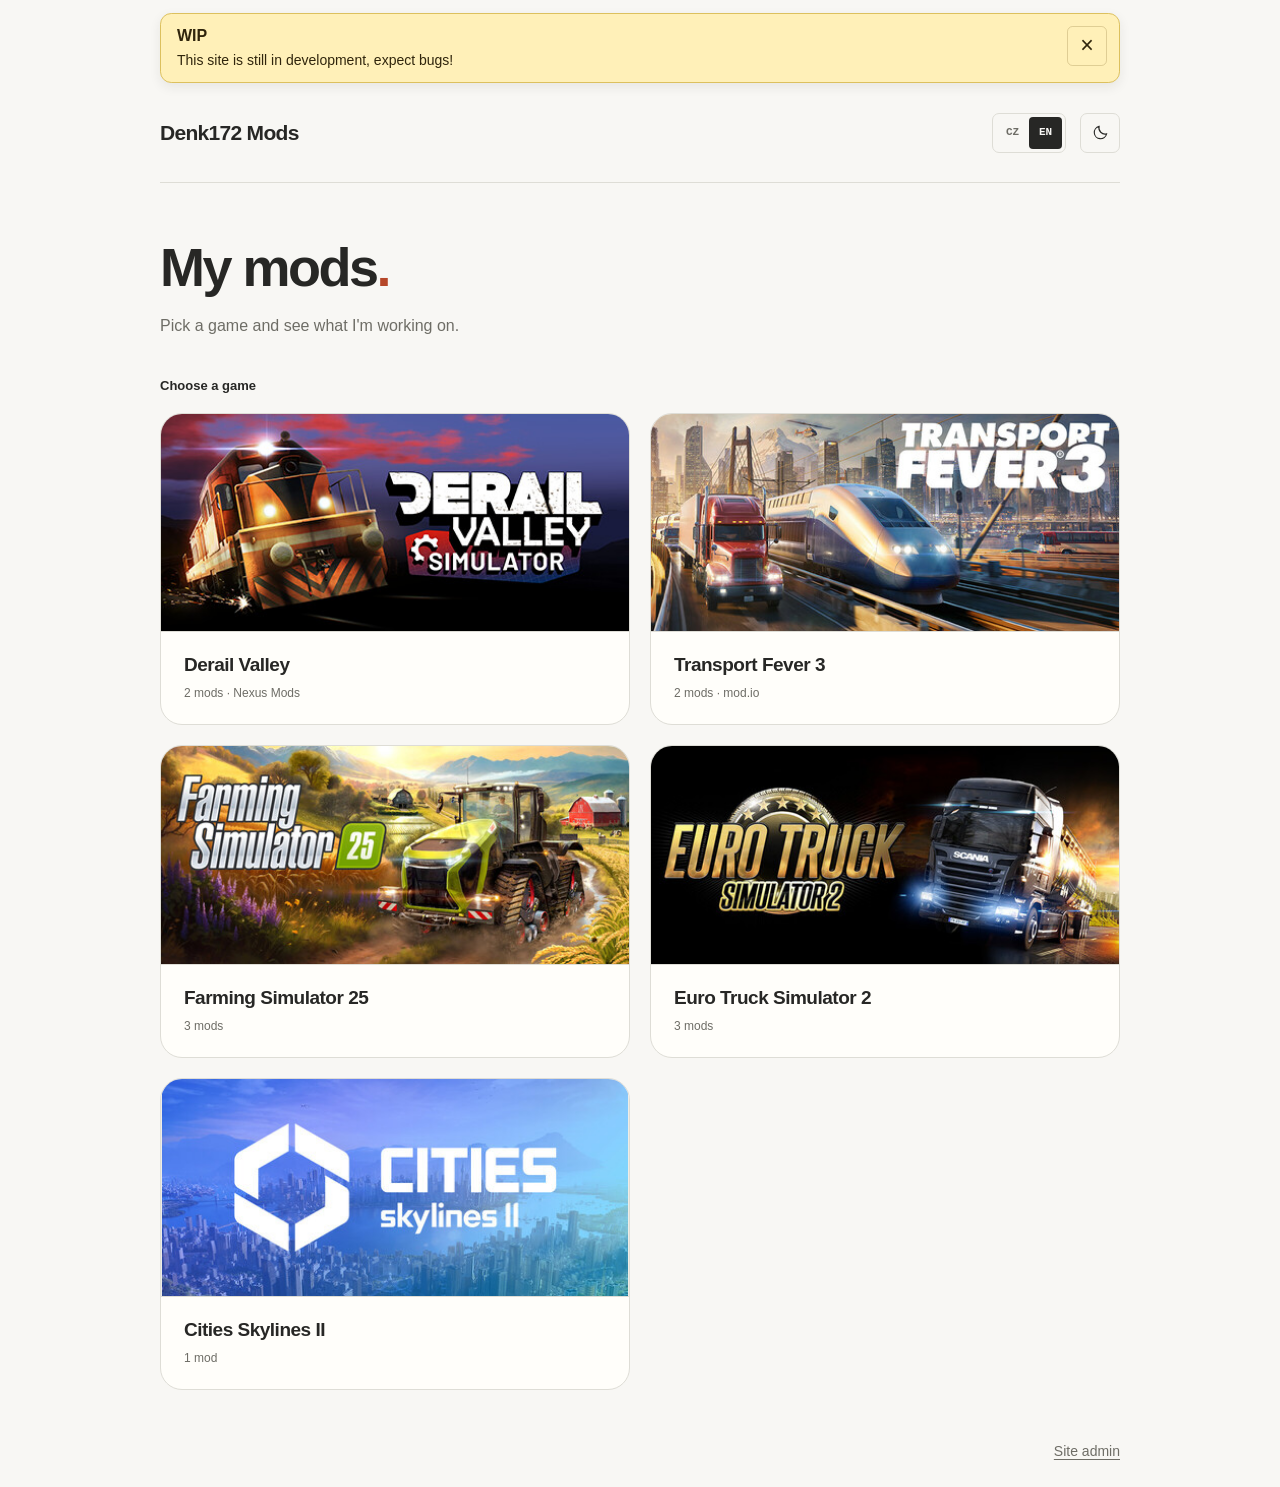
<file: index.html>
<!doctype html>
<html lang="cs" class="no-js">
<head>
  <meta charset="utf-8">
  <meta name="viewport" content="width=device-width, initial-scale=1">
  <meta name="color-scheme" content="light dark">
  <meta name="theme-color" content="#f8f7f4">
  <meta name="description" content="Game mods, screenshots and announcements from Denk172.">
  <title>Denk172 Mods</title>
  <link rel="icon" href="data:,">
  <script src="assets/js/init.js"></script>
  <link rel="stylesheet" href="assets/css/style.css">
</head>
<body>
  <a class="skip-link" href="#content" data-en="Skip to content">Přejít na obsah</a>
  <div class="page">
    <aside class="wip-notice" id="wip-notice" aria-labelledby="wip-title" hidden>
      <div>
        <strong id="wip-title"></strong>
        <p id="wip-message"></p>
      </div>
      <button class="wip-close" type="button" aria-label="Zavřít upozornění" data-label-en="Dismiss notice">×</button>
    </aside>
    <header class="header">
      <a class="wordmark" href="#hry" aria-label="Denk172 Mods — všechny hry" data-label-en="Denk172 Mods — all games">Denk172 Mods</a>
      <div class="header-right">
        <div class="language-switch mono" role="group" aria-label="Jazyk stránky" data-label-en="Page language" hidden>
          <button class="language-option" type="button" data-language="cs" lang="cs" aria-label="Čeština" aria-pressed="false">CZ</button>
          <button class="language-option" type="button" data-language="en" lang="en" aria-label="English" aria-pressed="true">EN</button>
        </div>
        <button class="theme-toggle" type="button" aria-label="Tmavý vzhled" aria-pressed="false" title="Tmavý vzhled" hidden>
          <svg class="moon" viewBox="0 0 24 24" fill="none" stroke="currentColor" stroke-width="1.6" aria-hidden="true"><path d="M20.6 14A8.8 8.8 0 0 1 10 3.4 8.8 8.8 0 1 0 20.6 14Z"/></svg>
          <svg class="sun" viewBox="0 0 24 24" fill="none" stroke="currentColor" stroke-width="1.6" stroke-linecap="round" aria-hidden="true"><circle cx="12" cy="12" r="4"/><path d="M12 2v2m0 16v2M2 12h2m16 0h2M4.9 4.9l1.4 1.4m11.4 11.4 1.4 1.4M4.9 19.1l1.4-1.4M17.7 6.3l1.4-1.4"/></svg>
        </button>
      </div>
    </header>

    <main id="content" tabindex="-1">
      <noscript><p lang="en">Enable JavaScript to browse the mods and galleries.</p></noscript>
      <p id="catalog-error" data-en="The mod catalog could not be loaded." hidden>Katalog modů se nepodařilo načíst.</p>
      <div id="hry" class="home-view">
        <div class="intro">
          <h1 tabindex="-1"><span id="home-heading"></span><span class="period">.</span></h1>
          <p id="home-intro" class="intro-text"></p>
        </div>
        <div id="announcements"></div>
        <nav aria-labelledby="games-heading">
          <div class="section-heading">
            <h2 id="games-heading" data-en="Choose a game">Vyber hru</h2>
          </div>
          <div class="games" id="games"></div>
        </nav>
      </div>
      <div id="game-view" hidden></div>
    </main>
    <footer class="site-tools">
      <a href="admin.html?v=3" data-en="Site admin">Správa webu</a>
    </footer>

  </div>
  <dialog class="image-viewer" aria-labelledby="viewer-caption">
    <div class="viewer-toolbar">
      <span class="viewer-counter mono" aria-live="polite"></span>
      <div class="viewer-actions">
        <button class="viewer-button viewer-zoom" type="button" aria-label="Plná velikost obrázku" data-label-en="Full-size image" aria-pressed="false">＋</button>
        <button class="viewer-button viewer-close" type="button" aria-label="Zavřít obrázky" data-label-en="Close images" autofocus>×</button>
      </div>
    </div>
    <div class="viewer-stage"><img class="viewer-image" alt="" draggable="false"></div>
    <div class="viewer-bottom">
      <button class="viewer-button viewer-previous" type="button" aria-label="Předchozí obrázek" data-label-en="Previous image">←</button>
      <p id="viewer-caption" class="viewer-caption" aria-live="polite"></p>
      <button class="viewer-button viewer-next" type="button" aria-label="Další obrázek" data-label-en="Next image">→</button>
    </div>
  </dialog>
  <script src="assets/js/catalog-format.js"></script>
  <script src="assets/data/catalog.js?v=2"></script>
  <script src="assets/js/main.js"></script>
</body>
</html>
</file>
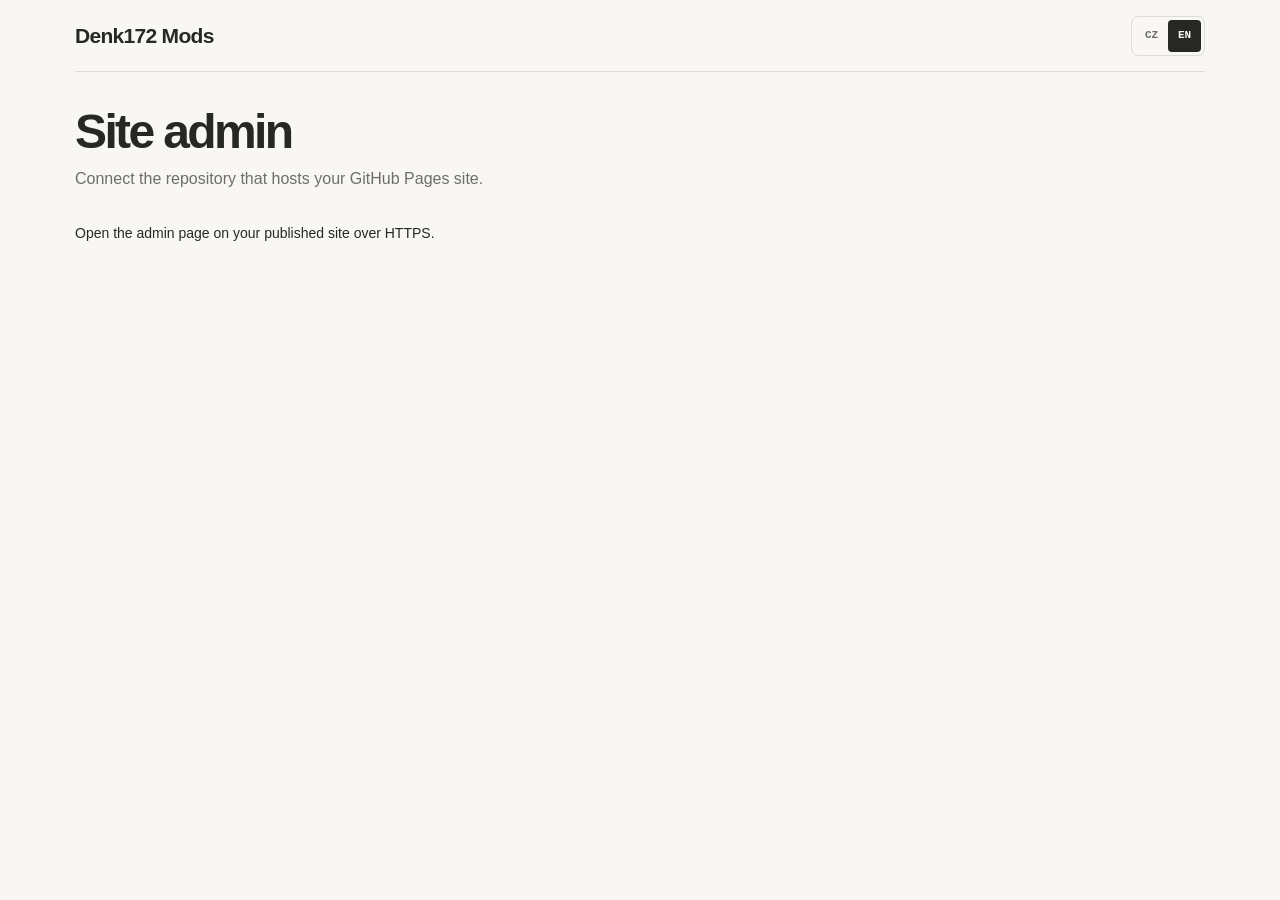
<file: admin.html>
<!doctype html>
<html lang="en">
<head>
  <meta charset="utf-8">
  <meta name="viewport" content="width=device-width, initial-scale=1">
  <meta name="robots" content="noindex, nofollow">
  <meta name="referrer" content="no-referrer">
  <meta http-equiv="Content-Security-Policy" content="default-src 'none'; script-src 'self'; style-src 'self'; img-src 'self' blob:; connect-src https://api.github.com; base-uri 'none'; form-action 'none'">
  <title data-cs="Správa webu · Denk172 Mods">Site admin · Denk172 Mods</title>
  <script src="assets/js/init.js"></script>
  <link rel="stylesheet" href="assets/css/style.css">
  <link rel="stylesheet" href="assets/css/admin.css?v=3">
</head>
<body class="admin-page">
  <div class="page admin-page-inner">
    <header class="header admin-header">
      <a class="wordmark" href="index.html">Denk172 Mods</a>
      <div class="header-right">
        <div class="language-switch mono" id="admin-language" role="group" aria-label="Admin language" data-cs-label="Jazyk správy webu" hidden>
          <button class="language-option" type="button" data-language="cs" lang="cs" aria-label="Čeština" aria-pressed="false">CZ</button>
          <button class="language-option" type="button" data-language="en" lang="en" aria-label="English" aria-pressed="true">EN</button>
        </div>
        <button class="admin-button" id="disconnect" type="button" data-cs="Odhlásit" hidden>Sign out</button>
      </div>
    </header>
    <main>
      <div class="admin-heading">
        <h1 data-cs="Správa webu">Site admin</h1>
        <p id="admin-context" data-cs="Připoj repozitář, ze kterého GitHub Pages zobrazuje tvůj web.">Connect the repository that hosts your GitHub Pages site.</p>
      </div>
      <p id="admin-unavailable" class="admin-message" data-cs="Otevři správu přímo na zveřejněném webu přes HTTPS." hidden>Open the admin page on your published site over HTTPS.</p>
      <noscript><p>Enable JavaScript to use site admin.</p></noscript>
      <section class="admin-login" id="login-panel" hidden>
        <form id="login-form" method="post" autocomplete="off">
          <h2 data-cs="Připojit GitHub">Connect GitHub</h2>
          <label class="admin-field">
            <span data-cs="Repozitář">Repository</span>
            <input id="repo" placeholder="username/denk172-mods" data-cs-placeholder="uzivatel/denk172-mods" required spellcheck="false" autocomplete="off">
          </label>
          <div class="admin-columns">
            <label class="admin-field">
              <span data-cs="Větev">Branch</span>
              <input id="branch" placeholder="Default branch, usually main" data-cs-placeholder="Výchozí větev, obvykle main" maxlength="180" spellcheck="false" autocomplete="off">
            </label>
            <label class="admin-field">
              <span data-cs="Složka GitHub Pages">GitHub Pages folder</span>
              <select id="prefix">
                <option value="">/ (root)</option>
                <option value="docs">/docs</option>
              </select>
            </label>
          </div>
          <label class="admin-field">
            <span data-cs="Přístupový klíč GitHubu">GitHub access token</span>
            <input id="token" type="password" placeholder="github_pat_…" required autocomplete="off" spellcheck="false" autocapitalize="off" aria-describedby="token-help">
            <small id="token-help" data-cs="Klíč se po odhlášení nebo zavření stránky zapomene.">The editor forgets your token when you sign out or close the page.</small>
          </label>
          <details class="admin-help">
            <summary data-cs="Jak získat klíč">How to get an access token</summary>
            <ol>
              <li><a id="token-guide" href="https://github.com/settings/personal-access-tokens/new?name=Denk172+Mods+editor&amp;contents=write" target="_blank" rel="noopener noreferrer" data-cs="Otevři vytvoření fine-grained tokenu">Open GitHub’s fine-grained token form</a>.</li>
              <li><span data-cs="Vyber">Choose</span> <strong>Only select repositories</strong> <span data-cs="a repozitář svého webu.">and select your site’s repository.</span></li>
              <li><span data-cs="Nastav">Set</span> <strong>Contents → Read and write</strong>, <span data-cs="vytvoř klíč a vlož ho sem.">generate the token and paste it here.</span></li>
            </ol>
          </details>
          <button class="admin-button primary" id="connect" type="submit" data-cs="Připojit">Connect</button>
          <p class="admin-message" id="login-message" role="status" hidden></p>
        </form>
      </section>

      <section id="editor-panel" aria-label="Content editor" data-cs-label="Editor obsahu" hidden>
        <nav class="admin-tabs" id="editor-nav" aria-label="Admin sections" data-cs-label="Co chceš spravovat">
          <button type="button" data-section="mods" aria-pressed="true" data-cs="Mody">Mods</button>
          <button type="button" data-section="games" aria-pressed="false" data-cs="Hry">Games</button>
          <button type="button" data-section="categories" aria-pressed="false" data-cs="Kategorie">Categories</button>
          <button type="button" data-section="announcements" aria-pressed="false" data-cs="Oznámení">Announcements</button>
          <button type="button" data-section="settings" aria-pressed="false" data-cs="Nastavení">Settings</button>
        </nav>
        <div class="editor-grid" id="editor-grid">
          <aside class="admin-list" id="admin-sidebar">
            <div class="admin-list-top">
              <h2 id="list-title"></h2>
              <button class="admin-button" id="add-record" type="button"></button>
            </div>
            <ul id="record-list"></ul>
          </aside>
          <section class="admin-record" aria-labelledby="record-title">
            <form id="record-form" method="post" autocomplete="off">
              <h2 id="record-title" tabindex="-1"></h2>
              <div id="record-fields"></div>
              <div id="record-actions" class="admin-inline" hidden>
                <button class="admin-button" type="submit" data-cs="Uložit do změn">Stage changes</button>
                <button class="admin-button quiet" type="button" id="cancel-edit" data-cs="Zrušit úpravy">Cancel edits</button>
              </div>
              <p class="admin-message" id="form-message" role="status" hidden></p>
            </form>
          </section>
        </div>
        <div class="publish-bar" id="publish-bar">
          <div>
            <p id="publish-status" role="status"></p>
            <a class="commit-link" id="commit-link" target="_blank" rel="noopener noreferrer" data-cs="Zobrazit změnu na GitHubu" hidden>View change on GitHub</a>
          </div>
          <div class="admin-inline">
            <button class="admin-button quiet" type="button" id="reload-catalog" data-cs="Načíst z GitHubu">Reload from GitHub</button>
            <button class="admin-button primary" type="button" id="publish" data-cs="Zveřejnit změny" disabled>Publish changes</button>
          </div>
        </div>
      </section>
    </main>
  </div>
  <script src="assets/js/catalog-format.js?v=3"></script>
  <script src="assets/js/github-editor.js?v=3"></script>
  <script src="assets/js/admin.js?v=3"></script>
</body>
</html>
</file>
<file: assets/css/style.css>
:root {
      color-scheme: light;
      --page: #f8f7f4;
      --surface: #fffefa;
      --ink: #272725;
      --muted: #6e6d66;
      --line: #deddd6;
      --accent: #b64729;
      --soft: #eeede7;
      --private: #eee8db;
      --private-ink: #786238;
    }
    :root[data-theme="dark"] {
      color-scheme: dark;
      --page: #1c1d1b;
      --surface: #23251f;
      --ink: #e8e7e1;
      --muted: #a4a59b;
      --line: #3c3e36;
      --accent: #ed9877;
      --soft: #292b26;
      --private: #363124;
      --private-ink: #d3ba85;
    }
    * { box-sizing: border-box; }
    body {
      margin: 0;
      background: var(--page);
      color: var(--ink);
      font-family: -apple-system, BlinkMacSystemFont, "Segoe UI", sans-serif;
      font-size: 15px;
      line-height: 1.6;
      -webkit-font-smoothing: antialiased;
    }
    a, button { -webkit-tap-highlight-color: transparent; }
    a { color: inherit; }
    button { font: inherit; }
    [hidden] { display: none !important; }
    ::selection { background: var(--accent); color: var(--page); }
    :focus-visible { outline: 2px solid var(--accent); outline-offset: 5px; }
    .page { width: min(100% - 64px, 960px); margin-inline: auto; }
    .mono { font-family: "SFMono-Regular", Consolas, "Liberation Mono", monospace; }
    .skip-link {
      position: absolute;
      top: 12px;
      left: 12px;
      transform: translateY(-160%);
      padding: 8px 16px;
      background: var(--ink);
      color: var(--page);
      z-index: 2;
    }
    .skip-link:focus { transform: translateY(0); }
    .header {
      min-height: 100px;
      border-bottom: 1px solid var(--line);
      display: flex;
      align-items: center;
      justify-content: space-between;
      gap: 16px;
    }
    .wordmark { display: inline-flex; text-decoration: none; white-space: nowrap; font-size: 21px; font-weight: 650; letter-spacing: -.7px; }
    .header-right { display: flex; align-items: center; gap: 14px; }
    .language-switch { display: inline-flex; border: 1px solid var(--line); border-radius: 7px; padding: 3px; }
    .language-option { border: 0; border-radius: 4px; min-width: 33px; min-height: 32px; padding: 0 7px; color: var(--muted); background: transparent; font-size: 11px; font-weight: 600; cursor: pointer; }
    .language-option:hover { background: var(--soft); color: var(--ink); }
    .language-option[aria-pressed="true"] { background: var(--ink); color: var(--page); }
    .theme-toggle {
      width: 40px;
      height: 40px;
      padding: 0;
      border: 1px solid var(--line);
      border-radius: 7px;
      background: transparent;
      color: var(--ink);
      display: grid;
      place-items: center;
      cursor: pointer;
    }
    .theme-toggle:hover { background: var(--soft); }
    .theme-toggle svg { width: 17px; height: 17px; }
    .sun { display: none; }
    [data-theme="dark"] .sun { display: block; }
    [data-theme="dark"] .moon { display: none; }
    .intro { padding: 53px 0 37px; }
    .eyebrow {
      margin: 0 0 14px;
      color: var(--accent);
      font-size: 11px;
      letter-spacing: 1.5px;
      text-transform: uppercase;
    }
    h1 {
      margin: 0 0 15px;
      font-size: clamp(36px, 5.5vw, 54px);
      line-height: 1.15;
      font-weight: 600;
      letter-spacing: -2.5px;
      overflow-wrap: anywhere;
    }
    h1:focus { outline: none; }
    .period { color: var(--accent); }
    .intro-text { margin: 0; color: var(--muted); font-size: 16px; }
    .section-heading {
      display: flex;
      align-items: baseline;
      justify-content: space-between;
      gap: 16px;
      padding-bottom: 16px;
    }
    .section-heading h2 { margin: 0; font-size: 13px; font-weight: 600; }
    .games { display: grid; grid-template-columns: repeat(2, minmax(0, 1fr)); gap: 20px; }
    .game-card {
      display: block;
      min-width: 0;
      border: 1px solid var(--line);
      border-radius: 22px;
      background: var(--surface);
      text-decoration: none;
      overflow: hidden;
      transition: transform 160ms ease, border-color 160ms ease;
    }
    .game-card:hover { border-color: var(--accent); transform: translateY(-3px); }
    .game-art {
      display: block;
      width: 100%;
      aspect-ratio: 460 / 215;
      height: auto;
      object-fit: cover;
      background: #222;
      border-bottom: 1px solid var(--line);
    }
    .game-info { display: grid; grid-template-columns: minmax(0, 1fr) 32px; gap: 12px; padding: 20px 23px 21px; align-items: center; }
    .game-name { display: block; font-size: 19px; font-weight: 600; line-height: 1.35; letter-spacing: -.5px; }
    .game-count { display: block; margin-top: 6px; color: var(--muted); font-size: 12px; }
    .game-arrow { font-size: 23px; line-height: 1; color: var(--accent); text-align: right; }
    .back-link {
      display: inline-flex;
      align-items: center;
      gap: 10px;
      min-height: 44px;
      margin-top: 27px;
      color: var(--muted);
      font-size: 13px;
      text-decoration: none;
    }
    .back-link:hover { color: var(--accent); }
    .back-arrow { font-size: 20px; }
    .game-intro { padding: 28px 0 35px; }
    .game-intro h1 { font-size: clamp(32px, 5.3vw, 49px); }
    .game-intro .intro-text { max-width: 650px; }
    .mods { list-style: none; padding: 0; margin: 0; border-top: 1px solid var(--ink); }
    .mods > li { border-bottom: 1px solid var(--line); }
    .mod-entry {
      display: grid;
      grid-template-columns: 32px minmax(0, 1fr) 25px;
      column-gap: 19px;
      padding: 29px 12px 29px 0;
      text-decoration: none;
      border-radius: 4px;
    }
    a.mod-entry:hover { background: var(--soft); }
    .mod-number { padding-top: 3px; font-size: 11px; color: var(--muted); }
    .mod-entry h2 { margin: 0 0 9px; font-size: 20px; line-height: 1.35; font-weight: 600; letter-spacing: -.45px; overflow-wrap: anywhere; }
    .mod-description { margin: 0; color: var(--muted); font-size: 14px; line-height: 1.75; max-width: 650px; }
    .mod-meta { display: flex; align-items: center; gap: 10px; flex-wrap: wrap; margin-top: 17px; font-size: 11px; color: var(--muted); }
    .source { color: var(--accent); font-weight: 600; }
    .badge { padding: 3px 9px; border-radius: 5px; background: var(--private); color: var(--private-ink); font-size: 11px; }
    .mod-arrow { padding-top: 0; font-size: 22px; line-height: 1.4; color: var(--accent); }
    .mod-note { margin: 12px 0 0; color: var(--muted); font-size: 12px; }
    .panel-note { margin: 22px 0 0; color: var(--muted); font-size: 12px; }
    .mod-layout { display: grid; grid-template-columns: 260px minmax(0, 1fr); align-items: start; gap: 28px; padding: 28px 0; }
    .mod-layout .mod-entry { padding: 0; grid-template-columns: 23px minmax(0, 1fr) 19px; column-gap: 12px; }
    .mod-gallery { min-width: 0; }
    .media-cover, .media-thumb { position: relative; display: block; width: 100%; padding: 0; border: 1px solid var(--line); border-radius: 9px; background: var(--soft); overflow: hidden; cursor: zoom-in; }
    .media-cover img, .media-thumb img { display: block; width: 100%; height: auto; aspect-ratio: 16 / 9; object-fit: cover; }
    .media-contain img { object-fit: contain; }
    .media-model img { object-fit: cover; object-position: 50% 75%; }
    .media-cover:hover, .media-thumb:hover { border-color: var(--accent); }
    .image-enlarge { position: absolute; right: 8px; bottom: 8px; display: grid; place-items: center; width: 27px; height: 27px; border: 1px solid #ffffff60; border-radius: 5px; background: #171815d9; color: #fff; font-size: 17px; line-height: 1; }
    .gallery-thumbs { display: grid; grid-template-columns: repeat(3, minmax(0, 1fr)); gap: 7px; margin-top: 8px; }
    .media-thumb { border-radius: 5px; }
    body:has(.image-viewer[open]) { overflow: hidden; }
    .image-viewer { width: min(1200px, calc(100vw - 32px)); max-width: calc(100vw - 32px); max-height: calc(100dvh - 32px); margin: auto; padding: 0; border: 1px solid #464840; border-radius: 12px; background: #171815; color: #eeeee9; overflow: hidden; }
    .image-viewer[open] { display: flex; flex-direction: column; }
    .image-viewer::backdrop { background: #0a0b09d9; }
    .viewer-toolbar { display: flex; align-items: center; justify-content: space-between; gap: 12px; min-height: 56px; padding: 8px 12px; }
    .viewer-counter { color: #c5c6bd; font-size: 12px; }
    .viewer-actions { display: flex; gap: 8px; }
    .viewer-button { display: grid; place-items: center; width: 40px; height: 40px; padding: 0; border: 1px solid #505247; border-radius: 6px; background: transparent; color: inherit; font-size: 23px; line-height: 1; cursor: pointer; }
    .viewer-button:hover, .viewer-button[aria-pressed="true"] { background: #33362d; }
    .viewer-stage { flex: 1; min-height: 0; overflow: auto; background: #10110e; }
    .viewer-image { display: block; width: auto; height: auto; max-width: 100%; max-height: calc(100dvh - 184px); margin: auto; object-fit: contain; }
    .image-viewer.is-zoomed .viewer-image { max-width: none; max-height: none; margin: 0; }
    .viewer-bottom { display: grid; grid-template-columns: 40px minmax(0, 1fr) 40px; align-items: center; gap: 14px; min-height: 64px; padding: 12px; }
    .viewer-caption { grid-column: 2; margin: 0; text-align: center; font-size: 13px; line-height: 1.5; overflow-wrap: anywhere; }
    .viewer-previous { grid-column: 1; grid-row: 1; }
    .viewer-next { grid-column: 3; grid-row: 1; }
    main { padding-bottom: 50px; }
    @media (max-width: 780px) {
      .mod-layout { grid-template-columns: 210px minmax(0, 1fr); gap: 20px; }
    }
    @media (max-width: 620px) {
      .page { width: calc(100% - 40px); }
      .header { min-height: 82px; }
      .wordmark { font-size: 18px; letter-spacing: -.5px; }
      .header-right { gap: 9px; }
      .intro { padding: 38px 0 30px; }
      h1 { letter-spacing: -1.8px; }
      .intro-text { font-size: 15px; }
      .games { grid-template-columns: 1fr; gap: 17px; }
      .game-card { border-radius: 19px; }
      .game-info { padding: 17px 19px 19px; }
      .game-name { font-size: 18px; }
      .game-intro { padding: 20px 0 30px; }
      .game-intro h1 { font-size: 34px; }
      .mod-entry { grid-template-columns: 23px minmax(0, 1fr) 18px; column-gap: 11px; padding-block: 25px; padding-right: 0; }
      .mod-entry h2 { font-size: 18px; }
      .mod-description { font-size: 13px; }
      .mod-arrow { font-size: 19px; }
      .mod-meta { gap: 8px; }
      .mod-layout { grid-template-columns: minmax(0, 1fr); gap: 19px; padding-block: 25px; }
      .mod-layout .mod-entry { grid-template-columns: 23px minmax(0, 1fr) 18px; column-gap: 11px; }
      .gallery-thumbs { grid-template-columns: repeat(4, minmax(0, 1fr)); }
      .image-viewer { width: calc(100vw - 16px); max-width: calc(100vw - 16px); max-height: calc(100dvh - 16px); border-radius: 9px; }
      .viewer-bottom { gap: 8px; }
      .viewer-caption { font-size: 12px; }
      main { padding-bottom: 32px; }
    }
    @media (max-width: 350px) { .page { width: calc(100% - 32px); } .header { gap: 8px; } }
    @media (prefers-reduced-motion: reduce) { .game-card { transition: none; } .game-card:hover { transform: none; } }
    @media print {
      :root, :root[data-theme="dark"] { --page: white; --surface: white; --ink: #222; --muted: #666; --line: #ddd; --accent: #87381f; }
      .theme-toggle, .language-switch, .skip-link, .back-link { display: none !important; }
      .image-viewer, .gallery-thumbs, .image-enlarge { display: none !important; }
      .page { width: 100%; }
      .game-panel[hidden] { display: block !important; }
      .game-panel { break-before: page; }
      .mod-entry, .game-card { break-inside: avoid; }
    }

.no-js .game-panel[hidden] { display: block !important; }
.no-js .game-panel { margin-top: 50px; }

.wip-notice {
  position: sticky;
  top: .65rem;
  z-index: 5;
  display: flex;
  align-items: start;
  justify-content: space-between;
  gap: .75rem;
  margin-top: .8rem;
  padding: .75rem .75rem .75rem 1rem;
  border: 1px solid #dcc05e;
  border-radius: .7rem;
  background: #fff0b8;
  color: #30250c;
  box-shadow: 0 .25rem .7rem #2b211c14;
}
.wip-notice strong { display: block; font-size: 1rem; line-height: 1.3; }
.wip-notice > div { min-width: 0; overflow-wrap: anywhere; }
.wip-notice p { margin: .2rem 0 0; font-size: .875rem; line-height: 1.45; white-space: pre-line; overflow-wrap: anywhere; }
.wip-close { flex: none; min-width: 2.5rem; min-height: 2.5rem; border: 1px solid #7961223d; border-radius: .35rem; background: transparent; color: inherit; font-size: 1.45rem; line-height: 1; cursor: pointer; }
.wip-close:hover { background: #f4dc85; }
.wip-close:focus-visible { outline-color: #6e5019; outline-offset: 2px; }
.site-tools { display: flex; justify-content: flex-end; padding-bottom: 1.5rem; color: var(--muted); font-size: .875rem; }
.site-tools a { text-underline-offset: .2em; }
.announcements { display: grid; gap: .65rem; margin-bottom: 1.6rem; }
.announcements h2 { margin: 0; font-size: .9375rem; }
.announcement { padding: .85rem 1rem; background: var(--surface); border: 1px solid var(--line); border-radius: .6rem; }
.announcement h3 { margin: 0; font-size: 1rem; }
.announcement p { margin: .25rem 0 0; color: var(--muted); white-space: pre-line; overflow-wrap: anywhere; }
.announcement a { display: inline-block; margin-top: .4rem; }
.game-info { display: block; }
.game-art.art-contain { object-fit: contain; background: var(--soft); }
.home-view .intro-text, .game-intro .intro-text, .mod-description, .mod-note { white-space: pre-line; overflow-wrap: anywhere; }
.category-filter { display: flex; align-items: center; gap: .65rem; margin: 0 0 1rem; font-size: .875rem; }
.category-filter select { max-width: 100%; padding: .35rem .65rem; font: inherit; color: var(--ink); background: var(--surface); border: 1px solid var(--line); border-radius: .35rem; }
.mods .mod-entry { display: block; padding: 1.4rem .35rem; }
.mods .mod-layout .mod-entry { padding: 0; }
.mod-description { font-size: 1rem; }
.mod-meta { gap: .55rem .75rem; font-size: .8125rem; }
.mod-source { padding-block: .25rem; text-underline-offset: .2em; }
a.mod-entry:hover .mod-source, a.mod-entry:focus-visible .mod-source { text-decoration: underline; }
.category-label { color: var(--muted); }
.empty-copy { margin-block: 1.6rem; color: var(--muted); }
.no-js #hry { display: none; }

@media (max-width: 620px) {
  .wip-notice { top: .4rem; padding-left: .75rem; }
  .category-filter { flex-wrap: wrap; }
}
@media print {
  .wip-notice, .site-tools, .category-filter { display: none !important; }
}
</file>
<file: assets/css/admin.css>
.admin-page-inner { width: min(100% - 3rem, 1130px); }
.admin-header { min-height: 4.5rem; }
.admin-header .header-right { flex-wrap: wrap; justify-content: flex-end; gap: .5rem; padding-block: .35rem; }
.admin-page main { padding-bottom: 2rem; }
.admin-heading { padding: 2rem 0 1.25rem; }
.admin-heading h1 { font-size: clamp(2rem, 5vw, 3rem); margin-bottom: .4rem; letter-spacing: -.055em; }
.admin-heading p { margin: 0; color: var(--muted); overflow-wrap: anywhere; font-size: 1rem; }
.admin-page h2 { font-size: 1.125rem; line-height: 1.35; letter-spacing: -.015em; margin: 0 0 1rem; }
.admin-login, .admin-list, .admin-record { background: var(--surface); border: 1px solid var(--line); border-radius: .7rem; }
.admin-login { max-width: 38rem; padding: 1.4rem; }
.admin-field { display: grid; gap: .35rem; margin-bottom: .9rem; min-width: 0; }
.admin-field > span, .admin-label { font-size: .9375rem; font-weight: 600; }
.admin-field small, .field-hint { color: var(--muted); font-size: .875rem; line-height: 1.5; }
.admin-field input, .admin-field textarea, .admin-field select {
  width: 100%;
  min-width: 0;
  min-height: 2.55rem;
  padding: .48rem .65rem;
  border: 1px solid var(--line);
  border-radius: .375rem;
  background: var(--page);
  color: var(--ink);
  font: inherit;
  font-size: 1rem;
}
.admin-field input[type="file"] { border-style: dashed; }
.admin-field textarea { min-height: 6rem; resize: vertical; }
.admin-field :is(input, select, textarea):focus-visible { outline-offset: 1px; }
.admin-columns { display: grid; grid-template-columns: repeat(2, minmax(0, 1fr)); gap: .75rem; }
.admin-help { margin: 0 0 1rem; font-size: .875rem; }
.admin-help summary { cursor: pointer; color: var(--ink); text-decoration: underline; text-underline-offset: .2em; }
.admin-help ol { padding-left: 1.25rem; }
.admin-button, .admin-tabs button {
  display: inline-flex;
  align-items: center;
  justify-content: center;
  min-height: 2.5rem;
  padding: .42rem .75rem;
  border: 1px solid var(--line);
  border-radius: .375rem;
  color: var(--ink);
  background: var(--surface);
  font-size: .875rem;
  font-weight: 600;
  cursor: pointer;
}
.admin-button:hover, .admin-tabs button:hover { background: var(--soft); }
.admin-button.primary { background: var(--ink); color: var(--page); border-color: var(--ink); }
.admin-button.primary:hover { opacity: .88; }
.admin-button.quiet { background: transparent; }
.admin-button.danger { color: var(--accent); }
.admin-button:disabled { opacity: .48; cursor: default; }
.admin-message, .publish-bar p { margin: .65rem 0 0; overflow-wrap: anywhere; font-size: .875rem; }
.admin-message[data-error], .publish-bar [data-error] { color: var(--accent); }
.admin-inline { display: flex; flex-wrap: wrap; gap: .5rem; align-items: center; }
.admin-tabs { display: flex; flex-wrap: wrap; gap: .4rem; margin-bottom: 1rem; }
.admin-tabs button[aria-pressed="true"] { background: var(--ink); color: var(--page); border-color: var(--ink); }
.editor-grid { display: grid; grid-template-columns: minmax(13rem, 1fr) minmax(0, 2.6fr); gap: .9rem; align-items: start; }
.editor-grid.settings-grid { grid-template-columns: minmax(0, 1fr); }
.admin-list { padding: .65rem; }
.admin-list-top { display: flex; flex-wrap: wrap; justify-content: space-between; align-items: center; gap: .4rem; padding: .15rem .15rem .5rem; }
.admin-list-top h2 { margin: 0; }
.admin-list ul { list-style: none; margin: .15rem 0 0; padding: 0; }
.admin-list ul .empty-copy { margin: .8rem .4rem; }
.record-pick { width: 100%; display: grid; gap: .15rem; padding: .6rem .5rem; background: transparent; color: var(--ink); border: 1px solid transparent; border-radius: .35rem; text-align: left; cursor: pointer; min-width: 0; overflow-wrap: anywhere; }
.record-pick span { font-size: .875rem; font-weight: 600; line-height: 1.4; }
.record-pick small { color: var(--muted); font-size: .8125rem; line-height: 1.4; }
.record-pick:hover, .record-pick[aria-current] { background: var(--soft); }
.record-pick[aria-current] { border-color: var(--line); }
.admin-record { padding: 1.25rem; min-width: 0; }
.admin-record h3 { font-size: 1rem; margin: 0 0 .6rem; }
.admin-record [tabindex="-1"]:focus { outline: 0; }
.admin-pair > .admin-label { display: block; margin-bottom: .25rem; }
.admin-pair .admin-field > span { color: var(--muted); font-size: .8125rem; }
.admin-group { margin: 0 0 .9rem; padding: .75rem 0; border: 0; border-bottom: 1px solid var(--line); }
.admin-group legend { padding: 0; font-size: .9375rem; font-weight: 600; }
.admin-check { display: inline-flex; align-items: center; gap: .45rem; font-size: .875rem; }
.admin-check input { width: 1rem; height: 1rem; accent-color: var(--accent); }
.category-choices { display: flex; flex-wrap: wrap; gap: .4rem 1rem; }
.record-management { padding: .8rem 0; justify-content: space-between; }
.media-editor { padding: .75rem; margin: .65rem 0; border: 1px solid var(--line); border-radius: .5rem; background: var(--page); }
.media-editor-header { display: flex; justify-content: space-between; flex-wrap: wrap; align-items: center; gap: .5rem; margin-bottom: .7rem; }
.media-editor-header strong { font-size: .875rem; }
.media-editor .admin-field :is(input, select, textarea) { background-color: var(--surface); }
.media-editor .admin-button { font-size: .8125rem; }
.media-editor .field-hint { margin: .3rem 0; }
.publish-bar { position: sticky; bottom: .4rem; z-index: 2; display: flex; justify-content: space-between; align-items: center; gap: .5rem 1rem; flex-wrap: wrap; margin-top: 1rem; padding: .6rem .85rem; background: var(--page); border: 1px solid var(--line); border-radius: .6rem; box-shadow: 0 .25rem .8rem #0001; }
.publish-bar p { margin: 0; }
.commit-link { color: var(--accent); font-size: .875rem; text-underline-offset: .2em; }
.admin-busy :is(.admin-tabs, .editor-grid) { opacity: .65; }
.admin-page [inert] { cursor: progress; }

@media (max-width: 750px) {
  .admin-page-inner { width: calc(100% - 1.75rem); }
  .editor-grid { grid-template-columns: minmax(0, 1fr); }
  .admin-list ul { max-height: 11rem; overflow: auto; }
  .admin-record { padding: .85rem; }
}
@media (max-width: 480px) {
  .admin-columns { grid-template-columns: minmax(0, 1fr); gap: 0; }
  .admin-tabs { gap: .25rem; }
  .admin-tabs button { padding-inline: .5rem; }
  .publish-bar { position: static; }
}
</file>
